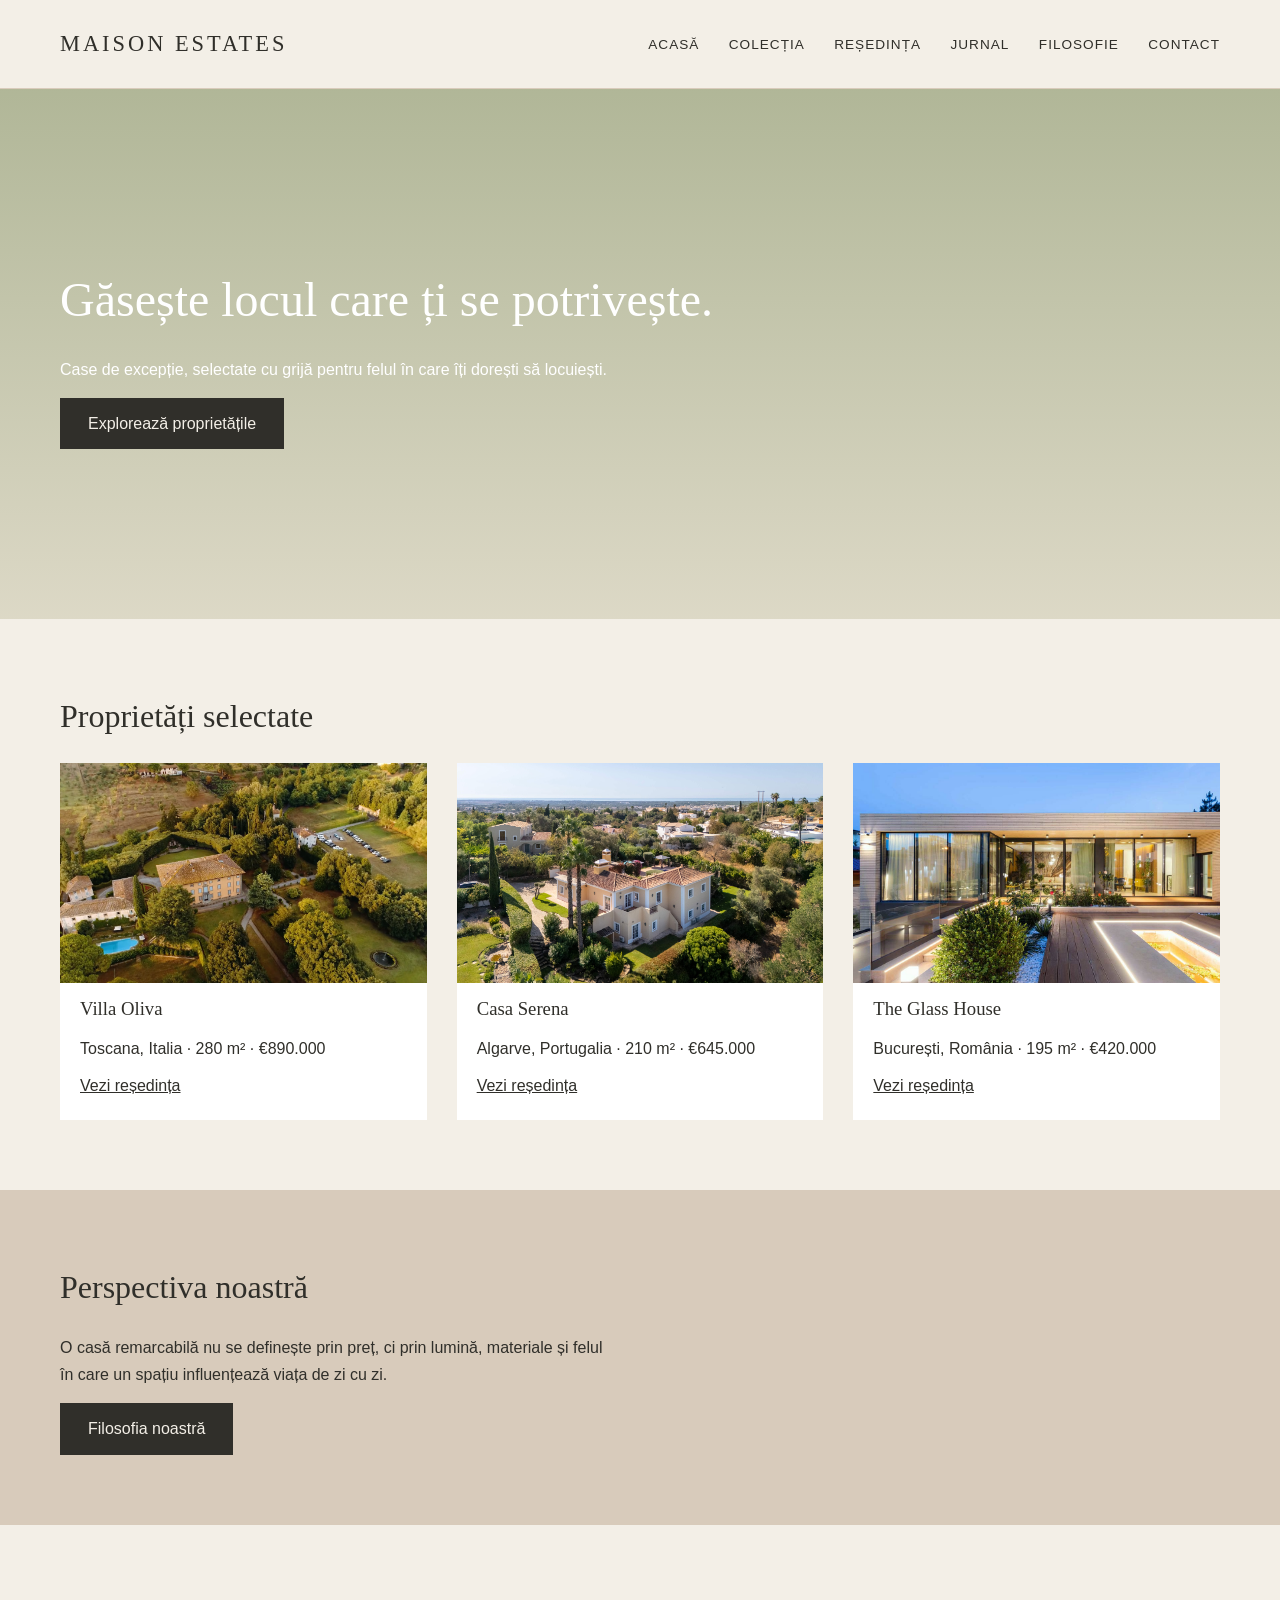
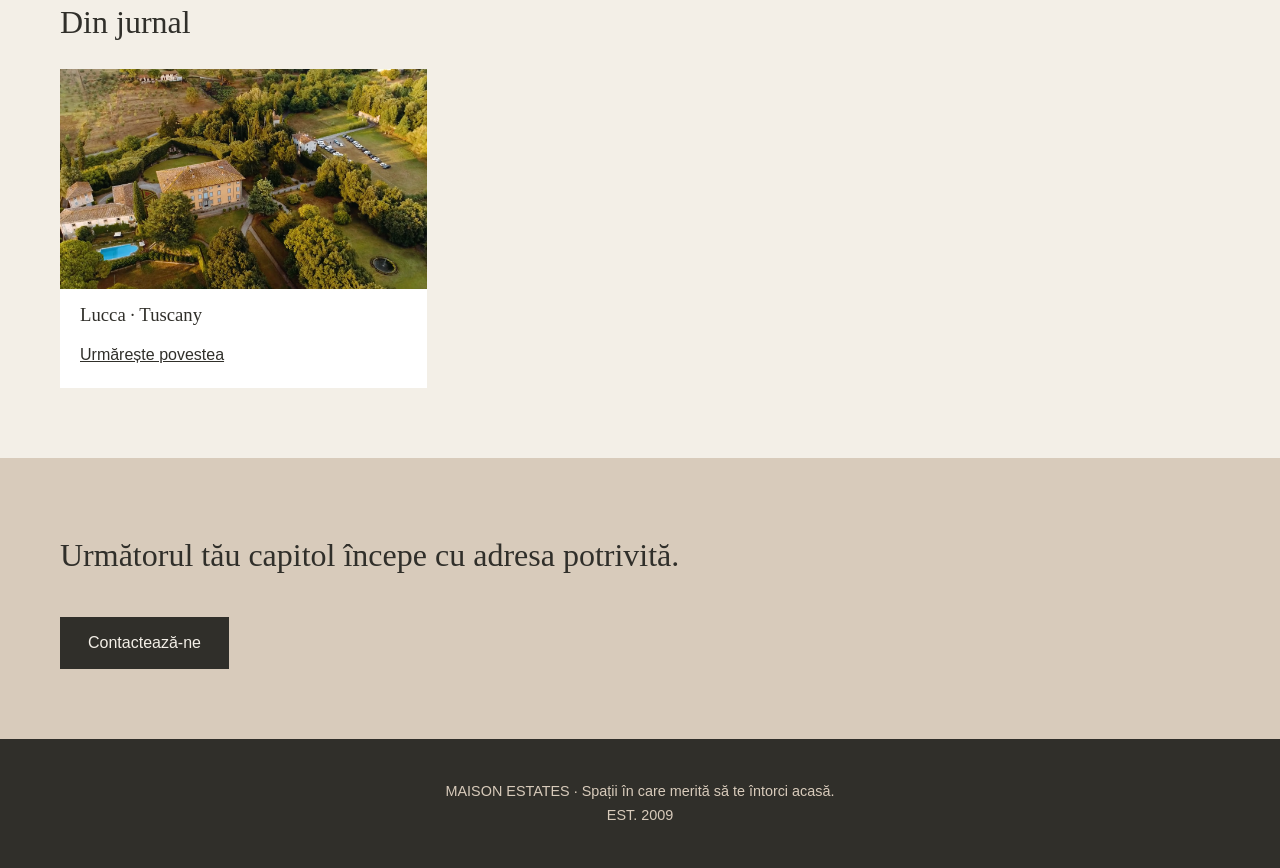
<file: maison-estates/index.html>
<!DOCTYPE html>
<html lang="ro">
<head>
    <meta charset="UTF-8">
    <meta name="viewport" content="width=device-width, initial-scale=1.0">
    <title>Maison Estates | Acasă</title>
    <link rel="stylesheet" href="css/style.css">
</head>
<body>
    <header>
        <a href="index.html" class="logo">MAISON ESTATES</a>
        <nav>
            <a href="index.html">Acasă</a>
            <a href="collection.html">Colecția</a>
            <a href="property.html">Reședința</a>
            <a href="journal.html">Jurnal</a>
            <a href="about.html">Filosofie</a>
            <a href="contact.html">Contact</a>
        </nav>
    </header>

    <main>
        <section class="hero">
            <h1>Găsește locul care ți se potrivește.</h1>
            <p>Case de excepție, selectate cu grijă pentru felul în care îți dorești să locuiești.</p>
            <a href="collection.html" class="btn">Explorează proprietățile</a>      
        </section>

        <section>
            <h2>Proprietăți selectate</h2>
            <div class="grid">
                <div class="card">
                    <img src="images/villa-oliva.jpg" alt="Villa Oliva în Toscana">
                    <h3>Villa Oliva</h3>
                    <p>Toscana, Italia · 280 m² · €890.000</p>
                    <p><a href="property.html">Vezi reședința</a></p>
                </div>
                <div class="card">
                    <img src="images/casa-serena.jpg" alt="Casa Serena în Algarve">
                    <h3>Casa Serena</h3>
                    <p>Algarve, Portugalia · 210 m² · €645.000</p>
                    <p><a href="property.html">Vezi reședința</a></p>
                </div>
                <div class="card">
                    <img src="images/glass-house.jpg" alt="The Glass House din București">
                    <h3>The Glass House</h3>
                    <p>București, România · 195 m² · €420.000</p>
                    <p><a href="property.html">Vezi reședința</a></p>
                </div>
            </div>    
        </section>

        <section class="sand">
            <div class="two-col">
                <div>
                    <h2>Perspectiva noastră</h2>
                    <p>O casă remarcabilă nu se definește prin preț, ci prin lumină, materiale și felul în care un spațiu influențează viața de zi cu zi.</p>
                    <a href="about.html" class="btn">Filosofia noastră</a>
                </div>
            </div>
        </section>

        <section>
            <h2>Din jurnal</h2>
            <div class="grid">
                <div class="card">
                    <img src="images/villa-oliva.jpg" alt="Vizionează!">
                    <h3>Lucca · Tuscany</h3>
                    <p><a href="journal.html">Urmărește povestea</a></p>
                </div>
            </div>
        </section>
        
        <section class="sand">
            <h2>Următorul tău capitol începe cu adresa potrivită.</h2>
            <a href="contact.html" class="btn">Contactează-ne</a>
        </section>
    </main>

     <footer>
        <p>MAISON ESTATES · Spații în care merită să te întorci acasă.</p>
        <p>EST. 2009</p>
     </footer>
     
</body>
</html>
</file>
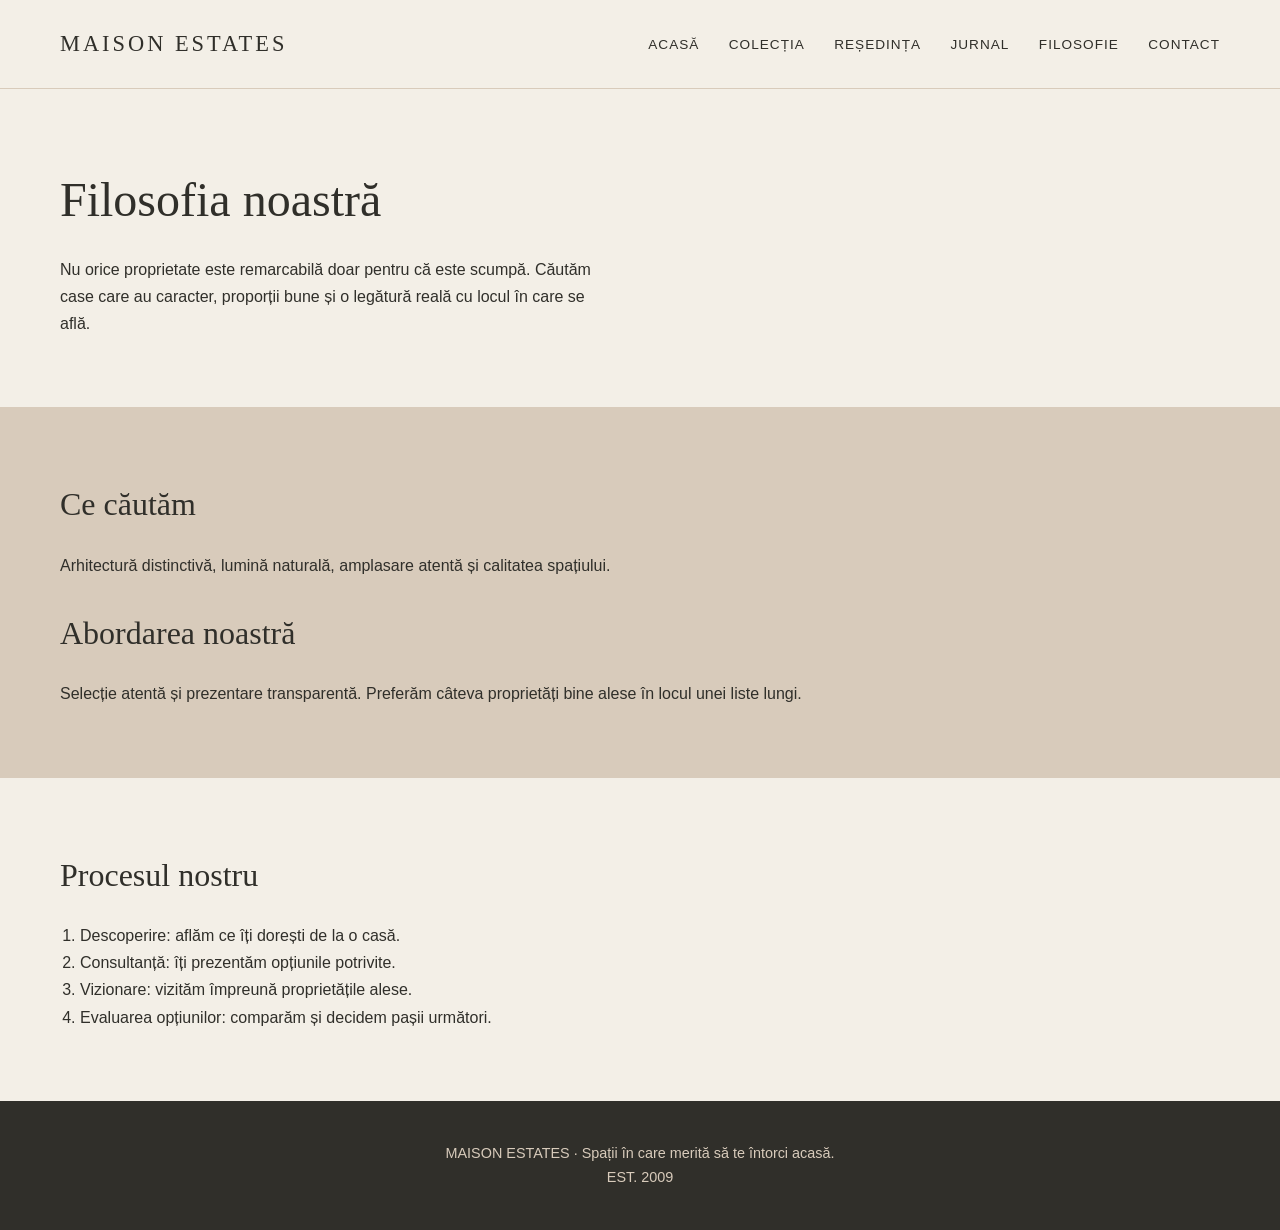
<file: maison-estates/about.html>
<!DOCTYPE html>
<html lang="ro">
<head>
  <meta charset="UTF-8">
  <meta name="viewport" content="width=device-width, initial-scale=1.0">
  <title>Maison Estates | Filosofie</title>
  <link rel="stylesheet" href="css/style.css">
</head>
<body>

  <header>
    <a href="index.html" class="logo">MAISON ESTATES</a>
    <nav>
      <a href="index.html">Acasă</a>
      <a href="collection.html">Colecția</a>
      <a href="property.html">Reședința</a>
      <a href="journal.html">Jurnal</a>
      <a href="about.html">Filosofie</a>
      <a href="contact.html">Contact</a>
    </nav>
  </header>

  <main>
    <section>
      <div class="two-col">
        <div>
          <h1>Filosofia noastră</h1>
          <p>Nu orice proprietate este remarcabilă doar pentru că este scumpă. Căutăm case care au caracter, proporții bune și o legătură reală cu locul în care se află.</p>
        </div>
      </div>
    </section>

    <section class="sand">
      <h2>Ce căutăm</h2>
      <p>Arhitectură distinctivă, lumină naturală, amplasare atentă și calitatea spațiului.</p>
      <br>
      <h2>Abordarea noastră</h2>
      <p>Selecție atentă și prezentare transparentă. Preferăm câteva proprietăți bine alese în locul unei liste lungi.</p>
    </section>

    <section>
      <h2>Procesul nostru</h2>
      <ol style="margin-left: 20px;">
        <li>Descoperire: aflăm ce îți dorești de la o casă.</li>
        <li>Consultanță: îți prezentăm opțiunile potrivite.</li>
        <li>Vizionare: vizităm împreună proprietățile alese.</li>
        <li>Evaluarea opțiunilor: comparăm și decidem pașii următori.</li>
      </ol>
    </section>
  </main>

  <footer>
    <p>MAISON ESTATES · Spații în care merită să te întorci acasă.</p>
    <p>EST. 2009</p>
  </footer>

</body>
</html>
</file>
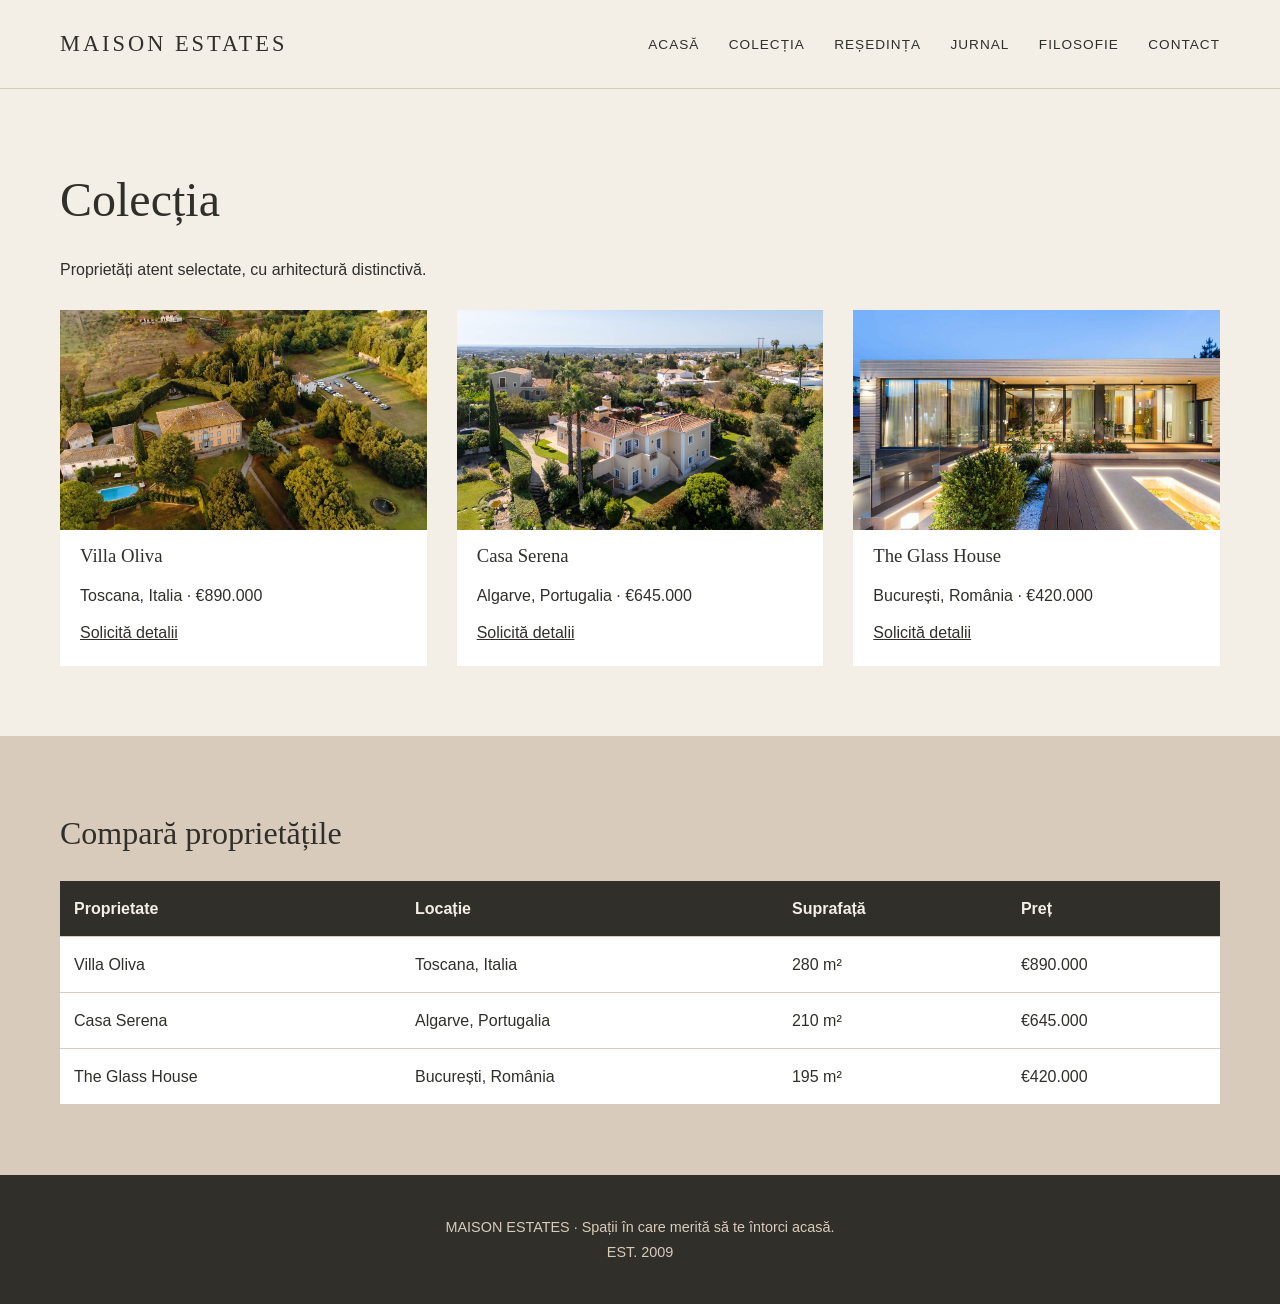
<file: maison-estates/collection.html>
<!DOCTYPE html>
<html lang="ro">
<head>
    <meta charset="UTF-8">
    <meta name="viewport" content="width=device-width, initial-scale=1.0">
    <title>Maison Estates | Colecția</title>
  <link rel="stylesheet" href="css/style.css">
</head>
<body>
    <header>
    <a href="index.html" class="logo">MAISON ESTATES</a>
    <nav>
      <a href="index.html">Acasă</a>
      <a href="collection.html">Colecția</a>
      <a href="property.html">Reședința</a>
      <a href="journal.html">Jurnal</a>
      <a href="about.html">Filosofie</a>
      <a href="contact.html">Contact</a>
    </nav>
  </header>

   <main>
    <section>
      <h1>Colecția</h1>
      <p>Proprietăți atent selectate, cu arhitectură distinctivă.</p>
      <br>
      <div class="grid">
        <div class="card">
          <img src="images/villa-oliva.jpg" alt="Villa Oliva">
          <h3>Villa Oliva</h3>
          <p>Toscana, Italia · €890.000</p>
          <p><a href="contact.html">Solicită detalii</a></p>
        </div>
        <div class="card">
          <img src="images/casa-serena.jpg" alt="Casa Serena">
          <h3>Casa Serena</h3>
          <p>Algarve, Portugalia · €645.000</p>
          <p><a href="contact.html">Solicită detalii</a></p>
        </div>
        <div class="card">
          <img src="images/glass-house.jpg" alt="The Glass House">
          <h3>The Glass House</h3>
          <p>București, România · €420.000</p>
          <p><a href="contact.html">Solicită detalii</a></p>
        </div>
      </div>
    </section>

    <section class="sand">
      <h2>Compară proprietățile</h2>
      <table>
        <tr>
          <th>Proprietate</th>
          <th>Locație</th>
          <th>Suprafață</th>
          <th>Preț</th>
        </tr>
        <tr>
          <td>Villa Oliva</td>
          <td>Toscana, Italia</td>
          <td>280 m²</td>
          <td>€890.000</td>
        </tr>
        <tr>
          <td>Casa Serena</td>
          <td>Algarve, Portugalia</td>
          <td>210 m²</td>
          <td>€645.000</td>
        </tr>
        <tr>
          <td>The Glass House</td>
          <td>București, România</td>
          <td>195 m²</td>
          <td>€420.000</td>
        </tr>
      </table>
    </section>
  </main>

  <footer>
    <p>MAISON ESTATES · Spații în care merită să te întorci acasă.</p>
    <p>EST. 2009</p>
  </footer>
    
</body>
</html>
</file>
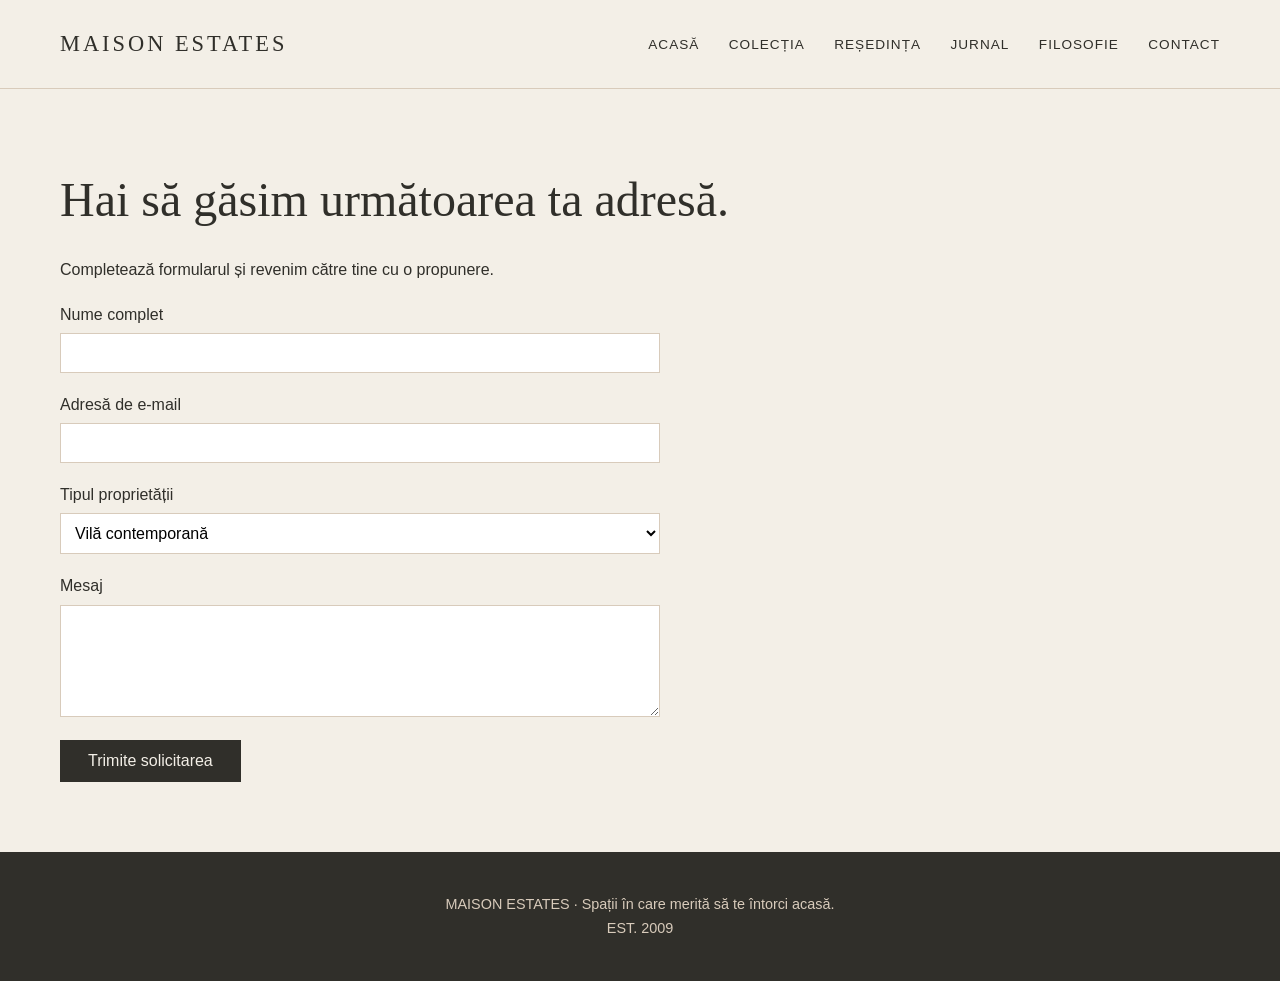
<file: maison-estates/contact.html>
<!DOCTYPE html>
<html lang="ro">
<head>
  <meta charset="UTF-8">
  <meta name="viewport" content="width=device-width, initial-scale=1.0">
  <title>Maison Estates | Contact</title>
  <link rel="stylesheet" href="css/style.css">
</head>
<body>

  <header>
    <a href="index.html" class="logo">MAISON ESTATES</a>
    <nav>
      <a href="index.html">Acasă</a>
      <a href="collection.html">Colecția</a>
      <a href="property.html">Reședința</a>
      <a href="journal.html">Jurnal</a>
      <a href="about.html">Filosofie</a>
      <a href="contact.html">Contact</a>
    </nav>
  </header>

  <main>
    <section>
      <h1>Hai să găsim următoarea ta adresă.</h1>
      <p>Completează formularul și revenim către tine cu o propunere.</p>

       <form action="#" method="post">
        <label for="nume">Nume complet</label>
        <input type="text" id="nume" name="nume" required>

        <label for="email">Adresă de e-mail</label>
        <input type="email" id="email" name="email" required>

        <label for="tip">Tipul proprietății</label>
        <select id="tip" name="tip">
          <option>Vilă contemporană</option>
          <option>Casă mediteraneană</option>
          <option>Apartament elegant</option>
        </select>

        <label for="mesaj">Mesaj</label>
        <textarea id="mesaj" name="mesaj" rows="5"></textarea>

        <button type="submit" class="btn">Trimite solicitarea</button>
      </form>
    </section>
  </main>

  <footer>
    <p>MAISON ESTATES · Spații în care merită să te întorci acasă.</p>
    <p>EST. 2009</p>
  </footer>

</body>
</html>
</file>
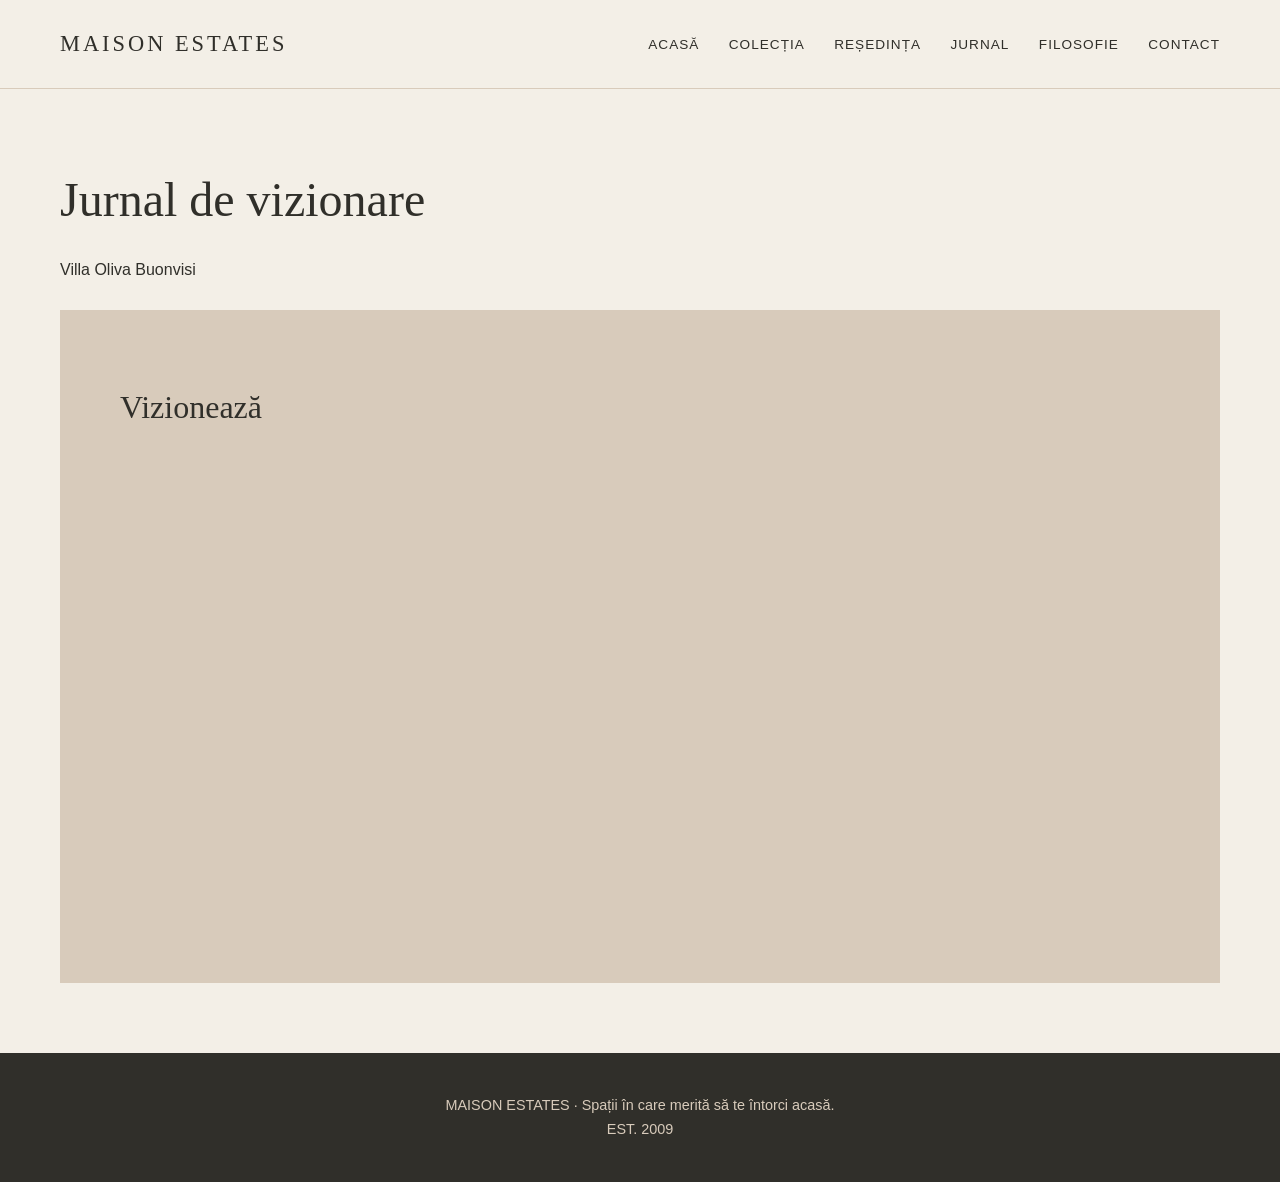
<file: maison-estates/journal.html>
<!DOCTYPE html>
<html lang="ro">
<head>
  <meta charset="UTF-8">
  <meta name="viewport" content="width=device-width, initial-scale=1.0">
  <title>Maison Estates | Jurnal</title>
  <link rel="stylesheet" href="css/style.css">
</head>
<body>

  <header>
    <a href="index.html" class="logo">MAISON ESTATES</a>
    <nav>
      <a href="index.html">Acasă</a>
      <a href="collection.html">Colecția</a>
      <a href="property.html">Reședința</a>
      <a href="journal.html">Jurnal</a>
      <a href="about.html">Filosofie</a>
      <a href="contact.html">Contact</a>
    </nav>
  </header>

  <main>
    <section>
      <h1>Jurnal de vizionare</h1>
      <p>Villa Oliva Buonvisi</p>
      <br>
  

    <section class="sand">
      <h2>Vizionează</h2>
      <iframe
        src="https://www.youtube.com/embed/5jD5ZzmfizU?si=QZZ1NacSsLRkg8tk"
        title="Villa Oliva Buonvisi"
        allow="accelerometer; autoplay; clipboard-write; encrypted-media; gyroscope; picture-in-picture; web-share"
        referrerpolicy="strict-origin-when-cross-origin"
        allowfullscreen>
      </iframe>
    </section>
  </main>

  <footer>
    <p>MAISON ESTATES · Spații în care merită să te întorci acasă.</p>
    <p>EST. 2009</p>
  </footer>

</body>
</html>
</file>
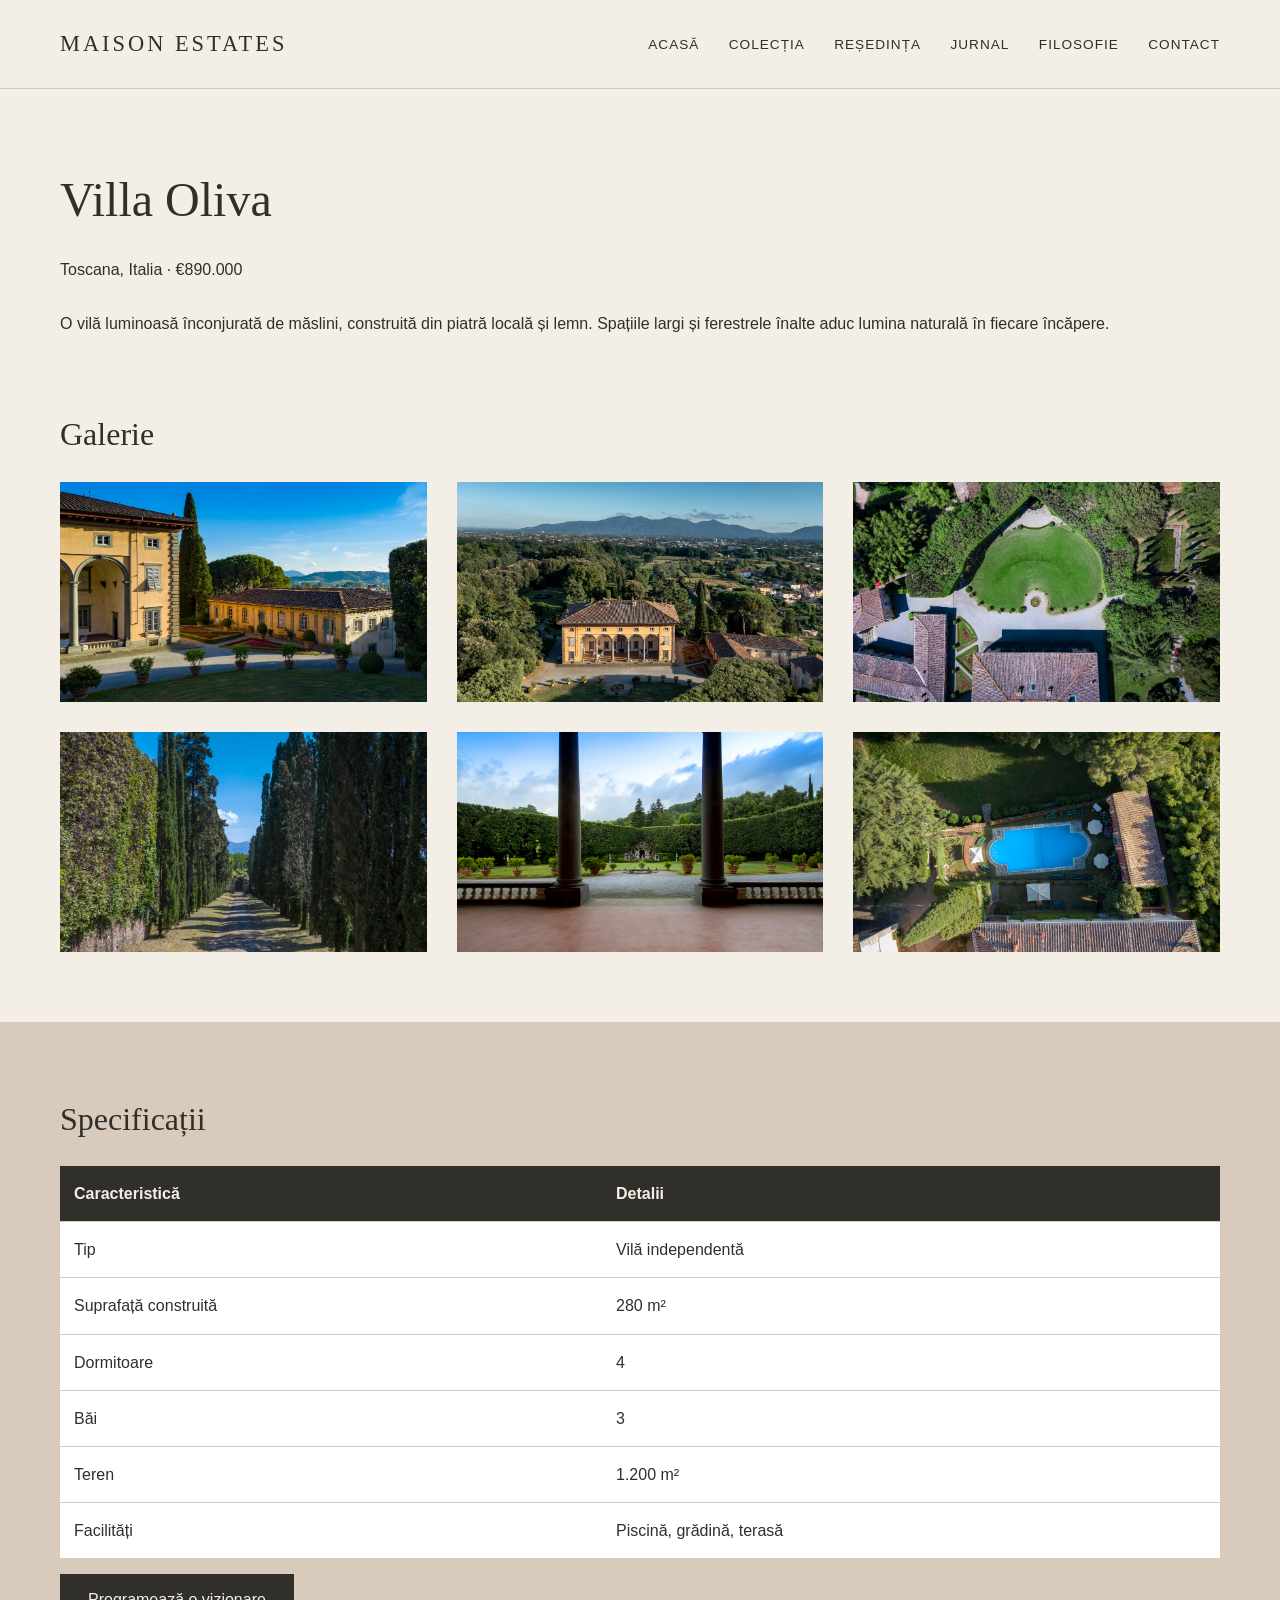
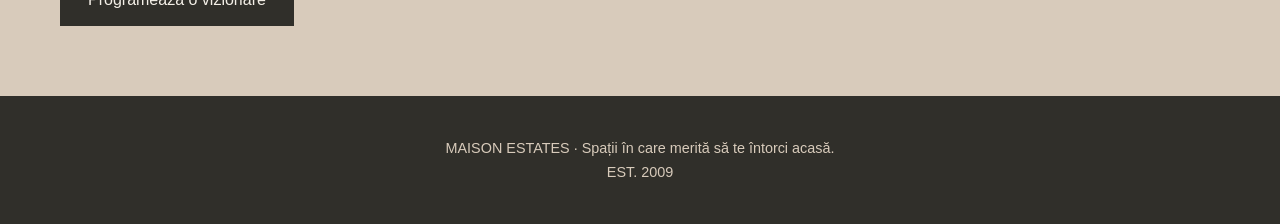
<file: maison-estates/property.html>
<!DOCTYPE html>
<html lang="ro">
<head>
  <meta charset="UTF-8">
  <meta name="viewport" content="width=device-width, initial-scale=1.0">
  <title>Maison Estates | Villa Oliva</title>
  <link rel="stylesheet" href="css/style.css">
</head>
<body>

  <header>
    <a href="index.html" class="logo">MAISON ESTATES</a>
    <nav>
      <a href="index.html">Acasă</a>
      <a href="collection.html">Colecția</a>
      <a href="property.html">Reședința</a>
      <a href="journal.html">Jurnal</a>
      <a href="about.html">Filosofie</a>
      <a href="contact.html">Contact</a>
    </nav>
  </header>

  <main>
    <section>
      <h1>Villa Oliva</h1>
      <p>Toscana, Italia · €890.000</p>
      <br>
      <p>O vilă luminoasă înconjurată de măslini, construită din piatră locală și lemn. Spațiile largi și ferestrele înalte aduc lumina naturală în fiecare încăpere.</p>
    </section>

    <section style="padding-top: 0;">
      <h2>Galerie</h2>
      <div class="grid galerie">
        <img src="images/detail1.jpg" alt="Exteriorul vilei">
        <img src="images/detail2.jpg" alt="Living">
        <img src="images/detail3.jpg" alt="Grădina">
        <img src="images/detail4.jpg" alt="Terasa">
        <img src="images/detail5.jpg" alt="Bucătăria">
        <img src="images/detail6.jpg" alt="Piscina">
      </div>
    </section>

    <section class="sand">
      <h2>Specificații</h2>
      <table>
        <tr>
          <th>Caracteristică</th>
          <th>Detalii</th>
        </tr>
        <tr>
          <td>Tip</td>
          <td>Vilă independentă</td>
        </tr>
        <tr>
          <td>Suprafață construită</td>
          <td>280 m²</td>
        </tr>
        <tr>
          <td>Dormitoare</td>
          <td>4</td>
        </tr>
        <tr>
          <td>Băi</td>
          <td>3</td>
        </tr>
        <tr>
          <td>Teren</td>
          <td>1.200 m²</td>
        </tr>
        <tr>
          <td>Facilități</td>
          <td>Piscină, grădină, terasă</td>
        </tr>
      </table>
      <a href="contact.html" class="btn">Programează o vizionare</a>
    </section>
  </main>

  <footer>
    <p>MAISON ESTATES · Spații în care merită să te întorci acasă.</p>
    <p>EST. 2009</p>
  </footer>

</body>
</html>
</file>
<file: maison-estates/css/style.css>
:root{
  --ivory: #F3EFE7;
  --sand: #D8CBBB;
  --sage: #777A68;
  --charcoal: #302F2A;
}

* {box-sizing: border-box; margin: 0; padding: 0;}

body{
  font-family: Arial, sans-serif; background: var(--ivory); color: var(--charcoal); line-height: 1.7;}

h1, h2, h3{font-family: Georgia, serif; font-weight: normal;}
h1{ font-size: 3rem; margin-bottom: 15px;}
h2{ font-size: 2rem; margin-bottom: 20px;}

img{ max-width: 100%; display: block;}
a{ color: inherit;}

header{
    display: flex;
    justify-content: space-between;
    align-items: center;
    padding: 25px 60px;
    border-bottom: 1px solid var(--sand);
}

.logo{
  font-family: Georgia, serif; font-size: 1.4rem; letter-spacing: 3px; text-decoration: none;}

nav a {
  margin-left: 25px;
  text-decoration: none;
  font-size: 0.85rem;
  text-transform: uppercase;
  letter-spacing: 1px;
}

nav a:hover{ color: var(--sage);}

section{padding: 70px 60px;}
.sand{background: var(--sand);}

.hero{
  background: linear-gradient(rgba(96, 114, 55, 0.45), rgba(202, 198, 171, 0.55));
  color: rgb(255, 255, 255);
  padding: 170px 60px;
}

.btn{
  display: inline-block;
  padding: 12px 28px;
  background: var(--charcoal);
  color: var(--ivory);
  text-decoration: none;
  margin-top: 15px;
  border: none;
  cursor: pointer;
  font-size: 1rem;
}
.hero .btn{ background: var(--charcoal); color: var(--ivory);}
.btn:hover{ background: var(--sage); color: white;}

.grid{ display: grid; grid-template-columns: repeat(3, 1fr); gap: 30px;}
.card { background: white; padding-bottom: 20px;}
.card img { width: 100%; height: 220px; object-fit: cover;}
.card h3, .card p { padding: 10px 20px 0;}
.card:hover { box-shadow: 0 4px 15px rgba(0, 0, 0, 0.12);}

.galerie img { width: 100%; height: 220px; object-fit: cover;}
.galerie img:hover { opacity: 0.85;}

.two-col{ display: grid; grid-template-columns: 1fr 1fr; gap: 50px; align-items: center;}

table{ width: 100%; border-collapse: collapse; background: white;}
th, td{ padding: 14px; text-align: left; border-bottom: 1px solid var(--sand); }
th{ background: var(--charcoal); color: var(--ivory);}

form{ max-width: 600px;}
label{ display: block; margin-top: 18px;}
input, select, textarea{
  width: 100%;
  padding: 10px;
  margin-top: 5px;
  border: 1px solid var(--sand);
  font-family: inherit;
  font-size: 1rem;
  background: white;
}
input[type="checkbox"]{ width: auto;}

iframe{ width: 100%; max-width: 800px; height: 450px; border: 0;}

footer {
  text-align: center;
  padding: 40px;
  background: var(--charcoal);
  color: var(--sand);
  font-size: 0.9rem;
}
</file>
